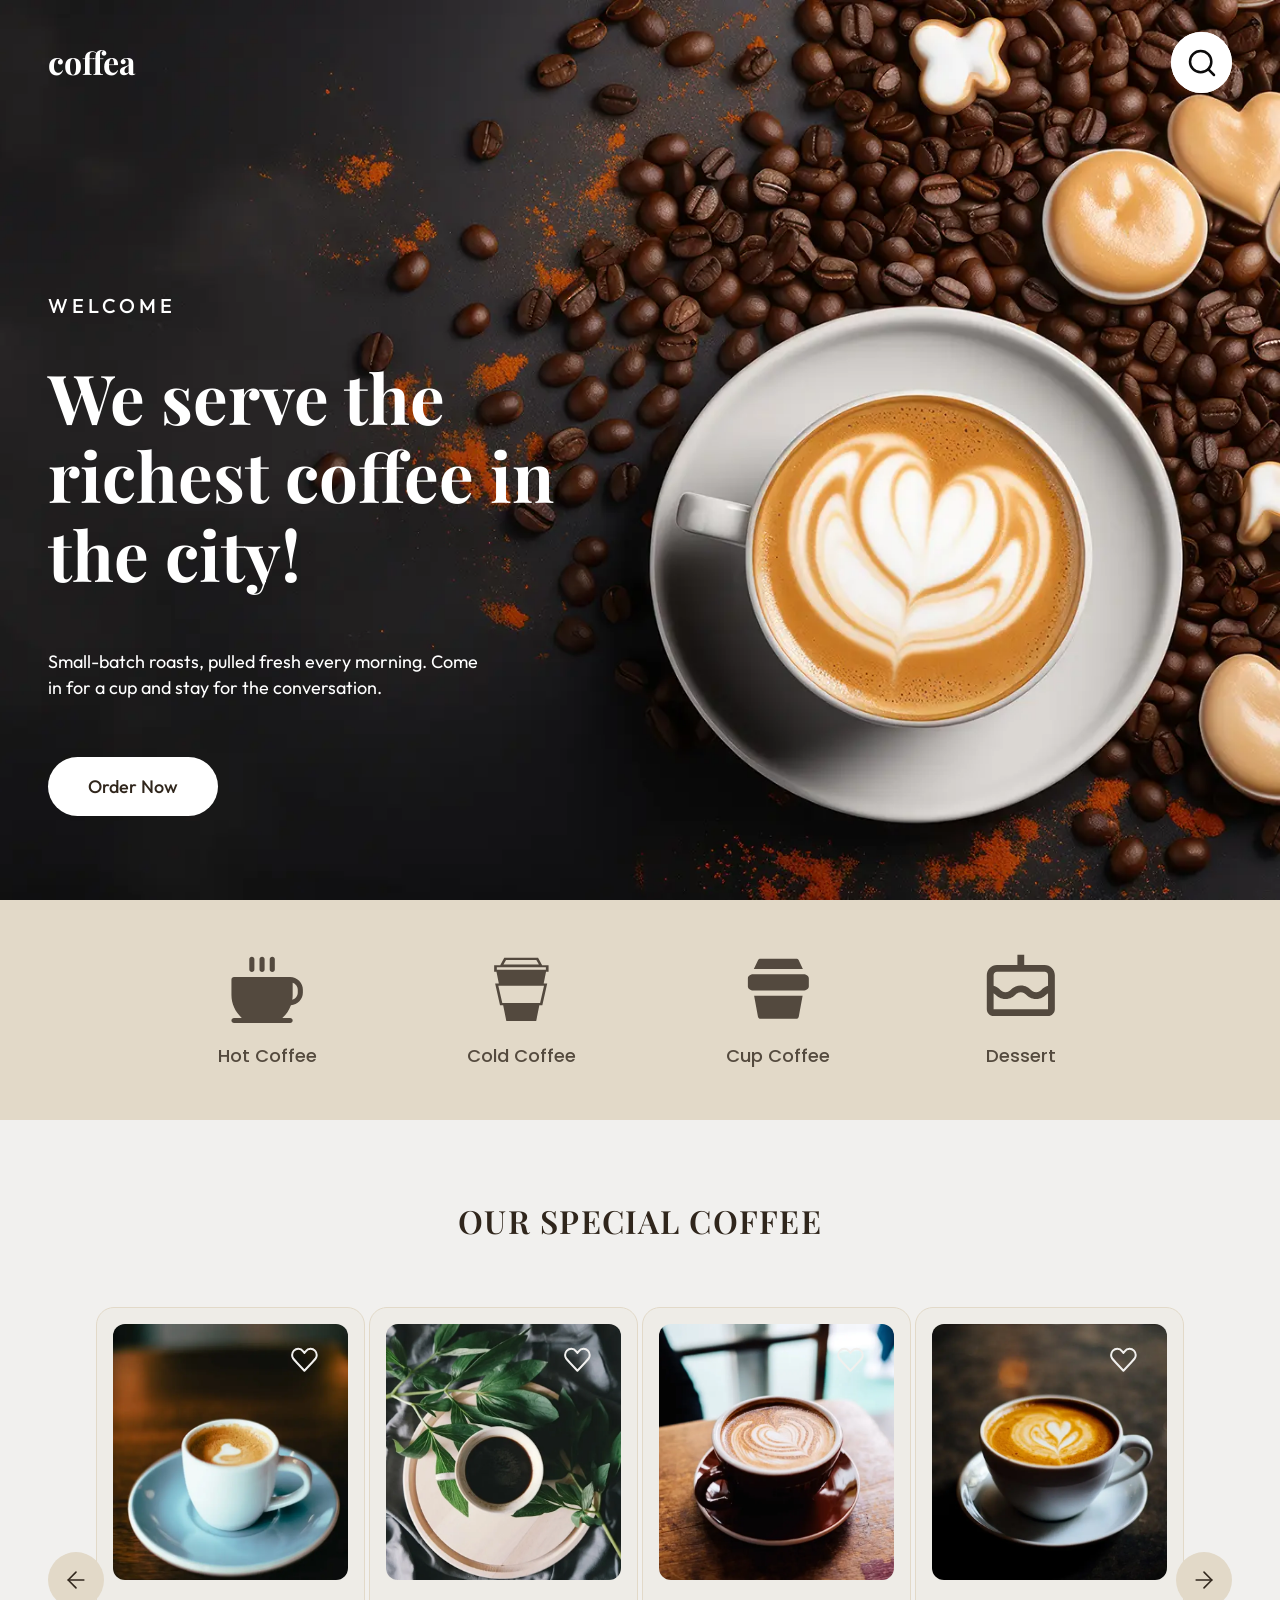
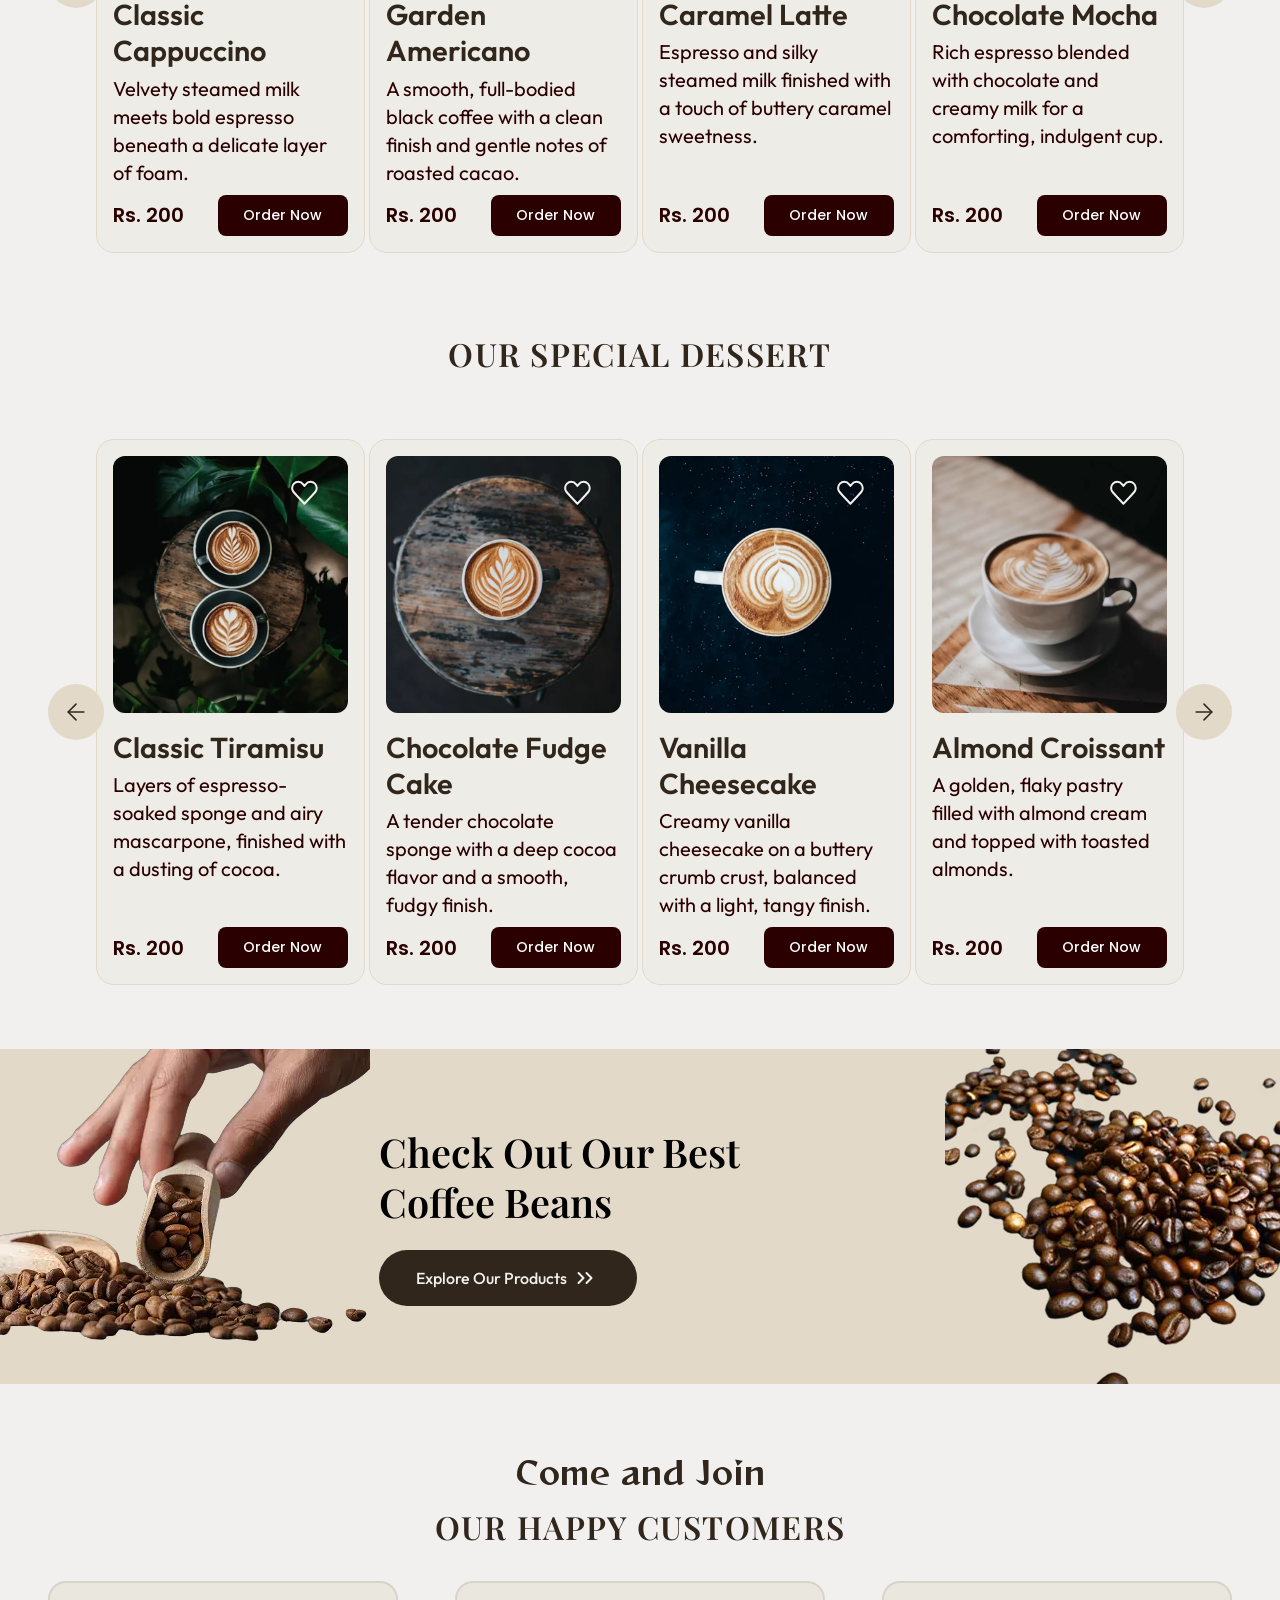
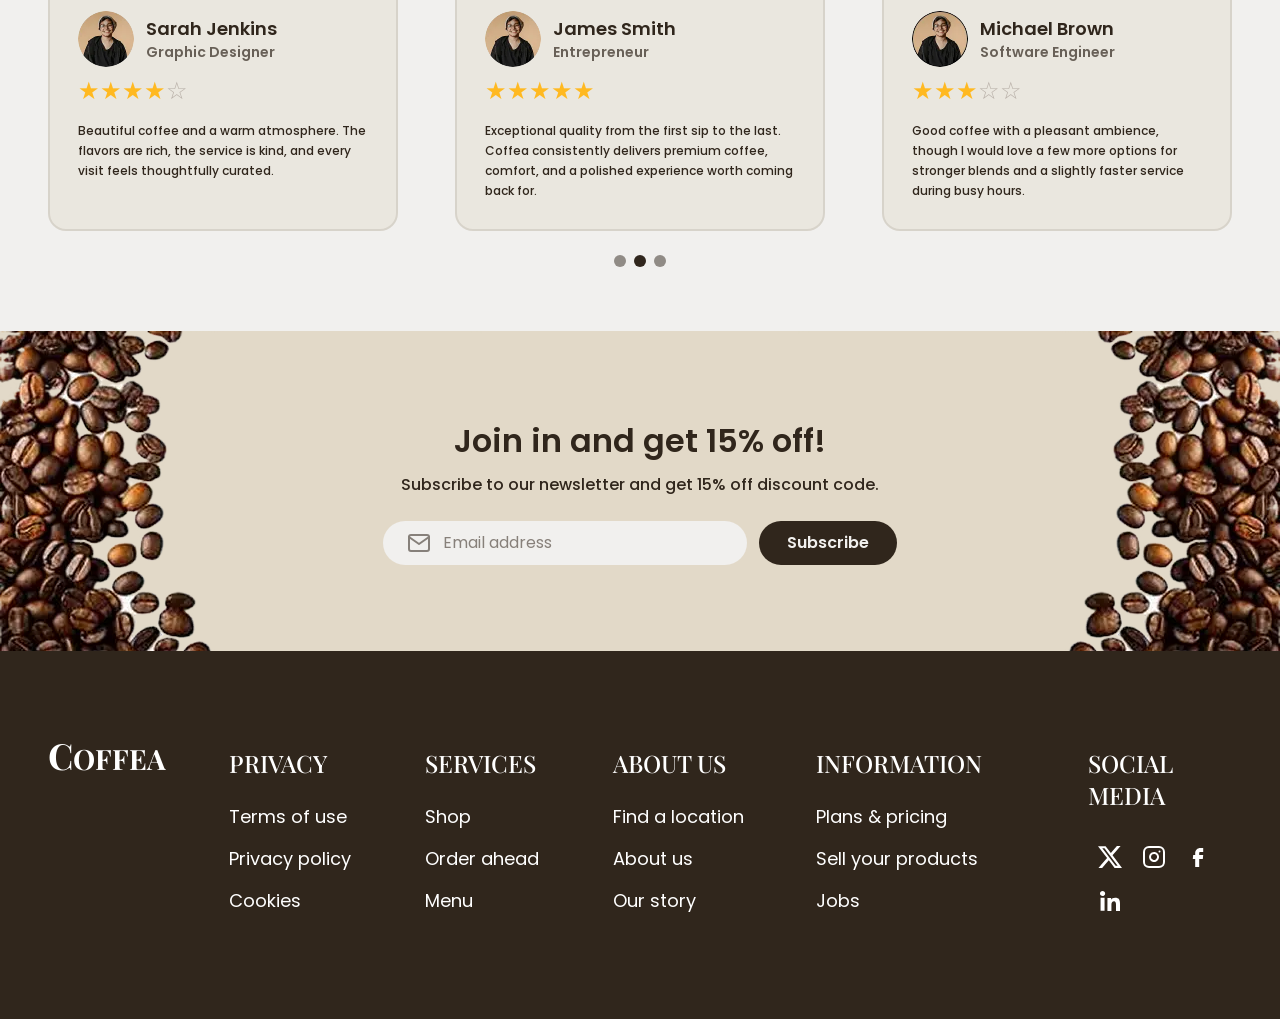
<file: index.html>
<!DOCTYPE html>
<html lang="en">

<head>
    <meta charset="utf-8">
    <meta name="viewport" content="width=device-width, initial-scale=1">
    <title>Coffea | Freshly roasted coffee and desserts</title>
    <meta name="description"
        content="Coffea is a coffee shop serving freshly roasted espresso, cold brews and desserts. Order online or visit us.">
    <meta property="og:title" content="Coffea | Coffee shop">
    <meta property="og:description" content="Freshly roasted coffee and desserts, made in small batches.">
    <meta property="og:type" content="website">
    <link rel="icon" href="assets/icons/star.svg" type="image/svg+xml">
    <link rel="preconnect" href="https://fonts.googleapis.com">
    <link rel="preconnect" href="https://fonts.gstatic.com" crossorigin>
    <link rel="stylesheet"
        href="https://fonts.googleapis.com/css2?family=Outfit:wght@400;500;600&amp;family=Playfair+Display:wght@500;600;700&amp;family=Poppins:wght@400;500;600&amp;family=Reggae+One&amp;display=swap">
    <link rel="stylesheet" href="css/main.css">
</head>

<body>
    <a class="skip-link" href="#main">Skip to content</a>
    <header class="header">
        <div class="container header__inner">
            <a class="header__logo" href="/">coffea</a>
            <button class="header__search" type="button" aria-label="Buscar"><img src="assets/icons/search.svg" alt=""
                    width="61" height="61"></button>
            <details class="header__menu">
                <summary class="header__toggle"><span class="visually-hidden">Menu</span></summary>
                <nav aria-label="Principal">
                    <ul class="header__list">
                        <li><a class="header__link" href="#">home</a></li>
                        <li><a class="header__link" href="#">coffee</a></li>
                        <li><a class="header__link" href="#">bakery</a></li>
                        <li><a class="header__link" href="#">shop</a></li>
                        <li><a class="header__link" href="#">about</a></li>
                        <li><a class="header__link header__link--login" href="#">login</a></li>
                    </ul>
                </nav>
            </details>
        </div>
    </header>
    <main id="main">
        <section class="hero" aria-labelledby="hero-title">
            <img class="hero__bg" src="assets/img/hero.webp" alt="" width="1920" height="1000" fetchpriority="high"
                decoding="async">
            <div class="container">
                <div class="hero__content">
                    <p class="hero__eyebrow">Welcome</p>
                    <h1 class="hero__title" id="hero-title">We serve the richest coffee in the city!</h1>
                    <p class="hero__text">Small-batch roasts, pulled fresh every morning. Come in for a cup and stay for
                        the conversation.</p>
                    <a class="hero__cta" href="#coffee-title">Order Now</a>
                </div>
            </div>
        </section>
        <section class="categories" aria-label="Categorías">
            <div class="container">
                <ul class="categories__list">
                    <li><a class="categories__link" href="#coffee-title"><svg class="categories__icon"
                                viewBox="0 0 83 83" fill="currentColor" aria-hidden="true">
                                <path
                                    d="M64.6557 29.3609H8.06055C7.37827 29.3609 6.72395 29.632 6.24151 30.1144C5.75907 30.5969 5.48804 31.2512 5.48804 31.9335V47.3685C5.49573 51.7482 6.43234 56.0764 8.23605 60.0673C10.0398 64.0583 12.6695 67.6213 15.9517 70.5211H8.06055C7.37827 70.5211 6.72395 70.7921 6.24151 71.2745C5.75907 71.757 5.48804 72.4113 5.48804 73.0936C5.48804 73.7759 5.75907 74.4302 6.24151 74.9126C6.72395 75.3951 7.37827 75.6661 8.06055 75.6661H64.6557C65.338 75.6661 65.9923 75.3951 66.4748 74.9126C66.9572 74.4302 67.2282 73.7759 67.2282 73.0936C67.2282 72.4113 66.9572 71.757 66.4748 71.2745C65.9923 70.7921 65.338 70.5211 64.6557 70.5211H56.7646C60.7043 67.0291 63.6919 62.5931 65.4468 57.6296C68.7142 57.4283 71.7819 55.9887 74.0248 53.6042C76.2678 51.2196 77.5171 48.0696 77.5183 44.796V42.2235C77.5183 38.8121 76.1631 35.5405 73.7509 33.1283C71.3387 30.7161 68.0671 29.3609 64.6557 29.3609ZM72.3732 44.796C72.3721 46.4603 71.8329 48.0797 70.8362 49.4126C69.8394 50.7455 68.4385 51.7204 66.8424 52.192C67.097 50.5967 67.226 48.9839 67.2282 47.3685V34.9497C68.7325 35.4816 70.035 36.4666 70.9564 37.7692C71.8778 39.0718 72.3728 40.628 72.3732 42.2235V44.796ZM33.7856 21.6434V11.3534C33.7856 10.6711 34.0567 10.0168 34.5391 9.53435C35.0215 9.05191 35.6759 8.78088 36.3581 8.78088C37.0404 8.78088 37.6947 9.05191 38.1772 9.53435C38.6596 10.0168 38.9306 10.6711 38.9306 11.3534V21.6434C38.9306 22.3257 38.6596 22.98 38.1772 23.4625C37.6947 23.9449 37.0404 24.2159 36.3581 24.2159C35.6759 24.2159 35.0215 23.9449 34.5391 23.4625C34.0567 22.98 33.7856 22.3257 33.7856 21.6434ZM44.0757 21.6434V11.3534C44.0757 10.6711 44.3467 10.0168 44.8291 9.53435C45.3116 9.05191 45.9659 8.78088 46.6482 8.78088C47.3304 8.78088 47.9848 9.05191 48.4672 9.53435C48.9496 10.0168 49.2207 10.6711 49.2207 11.3534V21.6434C49.2207 22.3257 48.9496 22.98 48.4672 23.4625C47.9848 23.9449 47.3304 24.2159 46.6482 24.2159C45.9659 24.2159 45.3116 23.9449 44.8291 23.4625C44.3467 22.98 44.0757 22.3257 44.0757 21.6434ZM23.4956 21.6434V11.3534C23.4956 10.6711 23.7666 10.0168 24.2491 9.53435C24.7315 9.05191 25.3858 8.78088 26.0681 8.78088C26.7504 8.78088 27.4047 9.05191 27.8871 9.53435C28.3696 10.0168 28.6406 10.6711 28.6406 11.3534V21.6434C28.6406 22.3257 28.3696 22.98 27.8871 23.4625C27.4047 23.9449 26.7504 24.2159 26.0681 24.2159C25.3858 24.2159 24.7315 23.9449 24.2491 23.4625C23.7666 22.98 23.4956 22.3257 23.4956 21.6434Z" />
                            </svg>Hot Coffee</a></li>
                    <li><a class="categories__link" href="#coffee-title"><svg class="categories__icon"
                                viewBox="0 0 83 83" fill="currentColor" aria-hidden="true">
                                <path
                                    d="M24.4686 9.88041L20.3669 17.3106H14.2689V23.9928H16.6022L18.9913 35.8791H15.2594L20.1947 57.7082L23.359 57.6784L26.541 73.5394H56.6666L56.8769 72.4831L59.8461 57.6764L62.8559 57.7062L67.7784 35.8772H64.2138L66.5877 23.9908H69.149V17.3086H62.6709L58.554 9.87842L24.4686 9.88041ZM26.2522 12.015H56.7983L59.3951 16.7397H23.6351L26.2522 12.015ZM16.9645 19.4352H66.4306V21.8781H16.9645V19.4352ZM18.4947 38.0018H64.5609L60.5884 55.5538L41.4961 55.3966L22.4672 55.5538L18.4947 38.0018Z" />
                            </svg>Cold Coffee</a></li>
                    <li><a class="categories__link" href="#coffee-title"><svg class="categories__icon"
                                viewBox="0 0 83 83" fill="currentColor" aria-hidden="true">
                                <path fill-rule="evenodd" clip-rule="evenodd"
                                    d="M23.6914 10.7549C23.1773 10.755 22.6751 10.8843 22.2494 11.1261C21.8237 11.3679 21.494 11.7111 21.3027 12.1116L16.9785 21.1851H66.4394L62.1152 12.1116C61.924 11.7111 61.5943 11.3679 61.1686 11.1261C60.7428 10.8843 60.2406 10.755 59.7266 10.7549H23.6914ZM21.1483 69.413L17.2668 48.2501H66.1511L62.2696 69.413C62.1762 69.923 61.8684 70.388 61.402 70.724C60.9356 71.06 60.3413 71.2448 59.7266 71.245H23.6914C23.0767 71.2448 22.4824 71.06 22.0159 70.724C21.5495 70.388 21.2417 69.923 21.1483 69.413ZM16.5667 26.5817H66.8564C69.9451 26.5817 72.4419 28.405 72.4419 30.6518V38.7834C72.4419 41.0302 69.94 42.8449 66.8564 42.8449H16.5615C13.4728 42.8449 10.9761 41.0302 10.9761 38.7834V30.6518C10.9761 28.405 13.4831 26.5817 16.5667 26.5817Z" />
                            </svg>Cup Coffee</a></li>
                    <li><a class="categories__link" href="#coffee-title"><svg class="categories__icon"
                                viewBox="0 0 83 83" fill="currentColor" aria-hidden="true">
                                <path
                                    d="M65.1702 17.15H44.5901V6.85999H37.7301V17.15H17.15C11.4768 17.15 6.85999 21.7668 6.85999 27.4401V61.7402C6.85999 65.5235 9.93671 68.6002 13.72 68.6002H68.6002C72.3835 68.6002 75.4602 65.5235 75.4602 61.7402V27.4401C75.4602 21.7668 70.8434 17.15 65.1702 17.15ZM17.15 24.01H65.1702C66.0799 24.01 66.9523 24.3714 67.5956 25.0147C68.2388 25.6579 68.6002 26.5304 68.6002 27.4401L68.6036 38.1417C65.5303 38.9237 63.5649 40.6593 62.0317 42.0245C60.2927 43.568 59.1436 44.5901 56.5849 44.5901C54.0295 44.5901 52.8804 43.568 51.1414 42.0279C49.1006 40.2134 46.3085 37.7301 41.1429 37.7301C35.9808 37.7301 33.1888 40.2134 31.1479 42.0279C29.4089 43.5714 28.2633 44.5901 25.7079 44.5901C23.1594 44.5901 22.0138 43.5714 20.2816 42.0279C18.7484 40.6627 16.7899 38.9237 13.72 38.1417V27.4401C13.72 26.5304 14.0814 25.6579 14.7246 25.0147C15.3679 24.3714 16.2403 24.01 17.15 24.01ZM13.72 61.7402V45.5711C14.3751 45.993 15.0028 46.5109 15.7197 47.1523C17.7606 48.9668 20.5492 51.4501 25.7079 51.4501C30.8666 51.4501 33.6621 48.9668 35.7029 47.1523C37.442 45.6088 38.5876 44.5901 41.1429 44.5901C43.6983 44.5901 44.8474 45.6122 46.5864 47.1523C48.6272 48.9668 51.4193 51.4501 56.5849 51.4501C61.7505 51.4501 64.5459 48.9668 66.5868 47.1523C67.3105 46.5075 67.9416 45.9861 68.6036 45.5608L68.607 61.7402H13.72Z" />
                            </svg>Dessert</a></li>
                </ul>
            </div>
        </section>
        <section class="products" aria-labelledby="coffee-title">
            <h2 class="section-title" id="coffee-title">Our Special Coffee</h2>
            <div class="carousel">
                <ul class="carousel__track" tabindex="0" aria-label="Our Special Coffee">
                    <li class="carousel__item" id="coffee-1">
                        <div class="carousel__controls">
                            <a class="carousel__arrow carousel__arrow--prev" href="#coffee-4"
                                aria-label="Previous coffee product"><img src="assets/icons/arrow.svg" alt="" width="71"
                                    height="71"></a>
                            <a class="carousel__arrow carousel__arrow--next" href="#coffee-2"
                                aria-label="Next coffee product"><img src="assets/icons/arrow.svg" alt="" width="71"
                                    height="71"></a>
                        </div>
                        <article class="product-card">
                            <div class="product-card__media"><img class="product-card__img"
                                    src="assets/img/coffee-1.webp" alt="Cappuccino" width="334" height="364"
                                    loading="lazy" decoding="async">
                                <div class="product-card__fav"><input class="product-card__fav-input" type="checkbox"
                                        id="fav-coffee-1"><label class="product-card__fav-label"
                                        for="fav-coffee-1"><span class="visually-hidden">Add Cappuccino to
                                            favorites</span></label></div>
                            </div>
                            <div class="product-card__body">
                                <div class="product-card__text">
                                    <h3 class="product-card__title">Classic Cappuccino</h3>
                                    <p class="product-card__desc">Velvety steamed milk meets bold espresso beneath a
                                        delicate layer of foam.</p>
                                </div>
                                <div class="product-card__buy"><data class="product-card__price" value="200">Rs.
                                        200</data><button class="product-card__btn" type="button">Order Now</button>
                                </div>
                            </div>
                        </article>
                    </li>
                    <li class="carousel__item" id="coffee-2">
                        <div class="carousel__controls">
                            <a class="carousel__arrow carousel__arrow--prev" href="#coffee-1"
                                aria-label="Previous coffee product"><img src="assets/icons/arrow.svg" alt="" width="71"
                                    height="71"></a>
                            <a class="carousel__arrow carousel__arrow--next" href="#coffee-3"
                                aria-label="Next coffee product"><img src="assets/icons/arrow.svg" alt="" width="71"
                                    height="71"></a>
                        </div>
                        <article class="product-card">
                            <div class="product-card__media"><img class="product-card__img"
                                    src="assets/img/coffee-2.webp" alt="Garden Americano" width="334" height="364"
                                    loading="lazy" decoding="async">
                                <div class="product-card__fav"><input class="product-card__fav-input" type="checkbox"
                                        id="fav-coffee-2"><label class="product-card__fav-label"
                                        for="fav-coffee-2"><span class="visually-hidden">Add Black Americano to
                                            favorites</span></label></div>
                            </div>
                            <div class="product-card__body">
                                <div class="product-card__text">
                                    <h3 class="product-card__title">Garden Americano</h3>
                                    <p class="product-card__desc">A smooth, full-bodied black coffee with a clean finish
                                        and gentle notes of roasted cacao.</p>
                                </div>
                                <div class="product-card__buy"><data class="product-card__price" value="200">Rs.
                                        200</data><button class="product-card__btn" type="button">Order Now</button>
                                </div>
                            </div>
                        </article>
                    </li>
                    <li class="carousel__item" id="coffee-3">
                        <div class="carousel__controls">
                            <a class="carousel__arrow carousel__arrow--prev" href="#coffee-2"
                                aria-label="Previous coffee product"><img src="assets/icons/arrow.svg" alt="" width="71"
                                    height="71"></a>
                            <a class="carousel__arrow carousel__arrow--next" href="#coffee-4"
                                aria-label="Next coffee product"><img src="assets/icons/arrow.svg" alt="" width="71"
                                    height="71"></a>
                        </div>
                        <article class="product-card">
                            <div class="product-card__media"><img class="product-card__img"
                                    src="assets/img/coffee-3.webp" alt="Latte" width="334" height="364" loading="lazy"
                                    decoding="async">
                                <div class="product-card__fav"><input class="product-card__fav-input" type="checkbox"
                                        id="fav-coffee-3"><label class="product-card__fav-label"
                                        for="fav-coffee-3"><span class="visually-hidden">Add Caramel Latte to
                                            favorites</span></label></div>
                            </div>
                            <div class="product-card__body">
                                <div class="product-card__text">
                                    <h3 class="product-card__title">Caramel Latte</h3>
                                    <p class="product-card__desc">Espresso and silky steamed milk finished with a touch
                                        of buttery caramel sweetness.</p>
                                </div>
                                <div class="product-card__buy"><data class="product-card__price" value="200">Rs.
                                        200</data><button class="product-card__btn" type="button">Order Now</button>
                                </div>
                            </div>
                        </article>
                    </li>
                    <li class="carousel__item" id="coffee-4">
                        <div class="carousel__controls">
                            <a class="carousel__arrow carousel__arrow--prev" href="#coffee-3"
                                aria-label="Previous coffee product"><img src="assets/icons/arrow.svg" alt="" width="71"
                                    height="71"></a>
                            <a class="carousel__arrow carousel__arrow--next" href="#coffee-1"
                                aria-label="Next coffee product"><img src="assets/icons/arrow.svg" alt="" width="71"
                                    height="71"></a>
                        </div>
                        <article class="product-card">
                            <div class="product-card__media"><img class="product-card__img"
                                    src="assets/img/coffee-4.webp" alt="Mocha" width="334" height="364" loading="lazy"
                                    decoding="async">
                                <div class="product-card__fav"><input class="product-card__fav-input" type="checkbox"
                                        id="fav-coffee-4"><label class="product-card__fav-label"
                                        for="fav-coffee-4"><span class="visually-hidden">Add Chocolate Mocha to
                                            favorites</span></label></div>
                            </div>
                            <div class="product-card__body">
                                <div class="product-card__text">
                                    <h3 class="product-card__title">Chocolate Mocha</h3>
                                    <p class="product-card__desc">Rich espresso blended with chocolate and creamy milk
                                        for a comforting, indulgent cup.</p>
                                </div>
                                <div class="product-card__buy"><data class="product-card__price" value="200">Rs.
                                        200</data><button class="product-card__btn" type="button">Order Now</button>
                                </div>
                            </div>
                        </article>
                    </li>
                </ul>
                <button class="carousel__side-arrow carousel__side-arrow--prev" type="button"
                    aria-label="Left decorative arrow"><img src="assets/icons/arrow.svg" alt="" width="71"
                        height="71"></button>
                <button class="carousel__side-arrow carousel__side-arrow--next" type="button"
                    aria-label="Right decorative arrow"><img src="assets/icons/arrow.svg" alt="" width="71"
                        height="71"></button>
            </div>
        </section>
        <section class="products" aria-labelledby="dessert-title">
            <h2 class="section-title" id="dessert-title">Our Special Dessert</h2>
            <div class="carousel">
                <ul class="carousel__track" tabindex="0" aria-label="Our Special Dessert">
                    <li class="carousel__item" id="dessert-1">
                        <div class="carousel__controls">
                            <a class="carousel__arrow carousel__arrow--prev" href="#dessert-4"
                                aria-label="Previous dessert product"><img src="assets/icons/arrow.svg" alt=""
                                    width="71" height="71"></a>
                            <a class="carousel__arrow carousel__arrow--next" href="#dessert-2"
                                aria-label="Next dessert product"><img src="assets/icons/arrow.svg" alt="" width="71"
                                    height="71"></a>
                        </div>
                        <article class="product-card">
                            <div class="product-card__media"><img class="product-card__img"
                                    src="assets/img/dessert-1.webp" alt="Tiramisu" width="334" height="364"
                                    loading="lazy" decoding="async">
                                <div class="product-card__fav"><input class="product-card__fav-input" type="checkbox"
                                        id="fav-dessert-1"><label class="product-card__fav-label"
                                        for="fav-dessert-1"><span class="visually-hidden">Add Tiramisu to
                                            favorites</span></label></div>
                            </div>
                            <div class="product-card__body">
                                <div class="product-card__text">
                                    <h3 class="product-card__title">Classic Tiramisu</h3>
                                    <p class="product-card__desc">Layers of espresso-soaked sponge and airy mascarpone,
                                        finished with a dusting of cocoa.</p>
                                </div>
                                <div class="product-card__buy"><data class="product-card__price" value="200">Rs.
                                        200</data><button class="product-card__btn" type="button">Order Now</button>
                                </div>
                            </div>
                        </article>
                    </li>
                    <li class="carousel__item" id="dessert-2">
                        <div class="carousel__controls">
                            <a class="carousel__arrow carousel__arrow--prev" href="#dessert-1"
                                aria-label="Previous dessert product"><img src="assets/icons/arrow.svg" alt=""
                                    width="71" height="71"></a>
                            <a class="carousel__arrow carousel__arrow--next" href="#dessert-3"
                                aria-label="Next dessert product"><img src="assets/icons/arrow.svg" alt="" width="71"
                                    height="71"></a>
                        </div>
                        <article class="product-card">
                            <div class="product-card__media"><img class="product-card__img"
                                    src="assets/img/dessert-2.webp" alt="Chocolate cake" width="334" height="364"
                                    loading="lazy" decoding="async">
                                <div class="product-card__fav"><input class="product-card__fav-input" type="checkbox"
                                        id="fav-dessert-2"><label class="product-card__fav-label"
                                        for="fav-dessert-2"><span class="visually-hidden">Add Chocolate Fudge Cake to
                                            favorites</span></label></div>
                            </div>
                            <div class="product-card__body">
                                <div class="product-card__text">
                                    <h3 class="product-card__title">Chocolate Fudge Cake</h3>
                                    <p class="product-card__desc">A tender chocolate sponge with a deep cocoa flavor
                                        and a smooth, fudgy finish.</p>
                                </div>
                                <div class="product-card__buy"><data class="product-card__price" value="200">Rs.
                                        200</data><button class="product-card__btn" type="button">Order Now</button>
                                </div>
                            </div>
                        </article>
                    </li>
                    <li class="carousel__item" id="dessert-3">
                        <div class="carousel__controls">
                            <a class="carousel__arrow carousel__arrow--prev" href="#dessert-2"
                                aria-label="Previous dessert product"><img src="assets/icons/arrow.svg" alt=""
                                    width="71" height="71"></a>
                            <a class="carousel__arrow carousel__arrow--next" href="#dessert-4"
                                aria-label="Next dessert product"><img src="assets/icons/arrow.svg" alt="" width="71"
                                    height="71"></a>
                        </div>
                        <article class="product-card">
                            <div class="product-card__media"><img class="product-card__img"
                                    src="assets/img/dessert-3.webp" alt="Cheesecake" width="334" height="364"
                                    loading="lazy" decoding="async">
                                <div class="product-card__fav"><input class="product-card__fav-input" type="checkbox"
                                        id="fav-dessert-3"><label class="product-card__fav-label"
                                        for="fav-dessert-3"><span class="visually-hidden">Add Vanilla Cheesecake to
                                            favorites</span></label></div>
                            </div>
                            <div class="product-card__body">
                                <div class="product-card__text">
                                    <h3 class="product-card__title">Vanilla Cheesecake</h3>
                                    <p class="product-card__desc">Creamy vanilla cheesecake on a buttery crumb crust,
                                        balanced with a light, tangy finish.</p>
                                </div>
                                <div class="product-card__buy"><data class="product-card__price" value="200">Rs.
                                        200</data><button class="product-card__btn" type="button">Order Now</button>
                                </div>
                            </div>
                        </article>
                    </li>
                    <li class="carousel__item" id="dessert-4">
                        <div class="carousel__controls">
                            <a class="carousel__arrow carousel__arrow--prev" href="#dessert-3"
                                aria-label="Previous dessert product"><img src="assets/icons/arrow.svg" alt=""
                                    width="71" height="71"></a>
                            <a class="carousel__arrow carousel__arrow--next" href="#dessert-1"
                                aria-label="Next dessert product"><img src="assets/icons/arrow.svg" alt="" width="71"
                                    height="71"></a>
                        </div>
                        <article class="product-card">
                            <div class="product-card__media"><img class="product-card__img"
                                    src="assets/img/dessert-4.webp" alt="Croissant" width="334" height="364"
                                    loading="lazy" decoding="async">
                                <div class="product-card__fav"><input class="product-card__fav-input" type="checkbox"
                                        id="fav-dessert-4"><label class="product-card__fav-label"
                                        for="fav-dessert-4"><span class="visually-hidden">Almond Croissant to
                                            favorites</span></label></div>
                            </div>
                            <div class="product-card__body">
                                <div class="product-card__text">
                                    <h3 class="product-card__title">Almond Croissant</h3>
                                    <p class="product-card__desc">A golden, flaky pastry filled with almond cream and
                                        topped with toasted almonds.</p>
                                </div>
                                <div class="product-card__buy"><data class="product-card__price" value="200">Rs.
                                        200</data><button class="product-card__btn" type="button">Order Now</button>
                                </div>
                            </div>
                        </article>
                    </li>
                </ul>
                <button class="carousel__side-arrow carousel__side-arrow--prev" type="button"
                    aria-label="Left decorative arrow"><img src="assets/icons/arrow.svg" alt="" width="71"
                        height="71"></button>
                <button class="carousel__side-arrow carousel__side-arrow--next" type="button"
                    aria-label="Right decorative arrow"><img src="assets/icons/arrow.svg" alt="" width="71"
                        height="71"></button>
            </div>
        </section>
        <section class="promo" aria-labelledby="promo-title">
            <img class="promo__img promo__img--hand" src="assets/img/promo-hand.webp" alt="" width="520" height="335"
                loading="lazy" decoding="async">
            <img class="promo__img promo__img--beans" src="assets/img/promo-beans.webp" alt="" width="503" height="335"
                loading="lazy" decoding="async">
            <div class="promo__content">
                <h2 class="promo__title" id="promo-title">Check Out Our Best Coffee Beans</h2>
                <a class="promo__btn" href="#">Explore Our Products <span class="promo__chevrons"
                        aria-hidden="true"><img src="assets/icons/chevron.svg" alt="" width="20" height="20"><img
                            src="assets/icons/chevron.svg" alt="" width="20" height="20"></span></a>
            </div>
        </section>
        <section class="testimonials" aria-labelledby="testimonials-title">
            <div class="testimonials__head">
                <p class="testimonials__kicker">Come and Join</p>
                <h2 class="section-title" id="testimonials-title">Our Happy Customers</h2>
            </div>
            <ul class="testimonials__list">
                <li class="testimonials__item" id="t-1">
                    <figure class="testimonial-card">
                        <figcaption class="testimonial-card__head"><img class="testimonial-card__avatar"
                                src="assets/img/avatar-1.webp" alt="" width="56" height="56" loading="lazy"
                                decoding="async"><span class="testimonial-card__who"><span
                                    class="testimonial-card__name">Sarah Jenkins</span><span
                                    class="testimonial-card__role">Graphic Designer</span></span><span
                                class="testimonial-card__rating" role="img" aria-label="4 de 5 estrellas"><span
                                    class="testimonial-card__rating-fill">★★★★</span><span
                                    class="testimonial-card__rating-empty">☆</span></span>
                        </figcaption>
                        <blockquote class="testimonial-card__text">
                            <p>Beautiful coffee and a warm atmosphere. The flavors are rich, the service is kind, and
                                every
                                visit feels thoughtfully curated.</p>
                        </blockquote>
                    </figure>
                </li>
                <li class="testimonials__item" id="t-2">
                    <figure class="testimonial-card testimonial-card--featured">
                        <figcaption class="testimonial-card__head"><img class="testimonial-card__avatar"
                                src="assets/img/avatar-2.webp" alt="" width="56" height="56" loading="lazy"
                                decoding="async"><span class="testimonial-card__who"><span
                                    class="testimonial-card__name">James Smith</span><span
                                    class="testimonial-card__role">Entrepreneur</span></span><span
                                class="testimonial-card__rating" role="img" aria-label="5 de 5 estrellas"><span
                                    class="testimonial-card__rating-fill">★★★★★</span></span>
                        </figcaption>
                        <blockquote class="testimonial-card__text">
                            <p>Exceptional quality from the first sip to the last. Coffea consistently delivers premium
                                coffee,
                                comfort, and a polished experience worth coming back for.</p>
                        </blockquote>
                    </figure>
                </li>
                <li class="testimonials__item" id="t-3">
                    <figure class="testimonial-card">
                        <figcaption class="testimonial-card__head"><img class="testimonial-card__avatar"
                                src="assets/img/avatar-3.webp" alt="" width="56" height="56" loading="lazy"
                                decoding="async"><span class="testimonial-card__who"><span
                                    class="testimonial-card__name">Michael Brown</span><span
                                    class="testimonial-card__role">Software Engineer</span></span><span
                                class="testimonial-card__rating" role="img" aria-label="3 de 5 estrellas"><span
                                    class="testimonial-card__rating-fill">★★★</span><span
                                    class="testimonial-card__rating-empty">☆☆</span></span>
                        </figcaption>
                        <blockquote class="testimonial-card__text">
                            <p>Good coffee with a pleasant ambience, though I would love a few more options for stronger
                                blends and a
                                slightly faster service during busy hours.</p>
                        </blockquote>
                    </figure>
                </li>
            </ul>
            <nav class="testimonials__pager" aria-label="Testimonials">
                <a class="testimonials__dot" href="#t-1" aria-label="Testimonial 1"></a>
                <a class="testimonials__dot testimonials__dot--active" href="#t-2" aria-label="Testimonial 2"></a>
                <a class="testimonials__dot" href="#t-3" aria-label="Testimonial 3"></a>
            </nav>
        </section>
        <section class="newsletter" aria-labelledby="newsletter-title">
            <img class="newsletter__img newsletter__img--left" src="assets/img/newsletter-beans.webp" alt="" width="482"
                height="321" loading="lazy" decoding="async">
            <img class="newsletter__img newsletter__img--right" src="assets/img/newsletter-beans.webp" alt=""
                width="482" height="321" loading="lazy" decoding="async">
            <div class="newsletter__body">
                <h2 class="newsletter__title" id="newsletter-title">Join in and get 15% off!</h2>
                <p class="newsletter__sub">Subscribe to our newsletter and get 15% off discount code.</p>
                <form class="newsletter__form" action="#" method="get">
                    <div class="newsletter__field"><label class="visually-hidden" for="nl-email">Email address</label>
                        <img class="newsletter__icon" src="assets/icons/mail.svg" alt="" width="24" height="24">
                        <input class="newsletter__input" id="nl-email" name="email" type="email" required
                            autocomplete="email" placeholder="Email address">
                    </div>
                    <button class="newsletter__btn" type="submit">Subscribe</button>
                </form>
            </div>
        </section>
    </main>
    <footer class="footer">
        <div class="container footer__grid">
            <a class="footer__logo" href="/">Coffea</a>
            <div>
                <h3 class="footer__title">Privacy</h3>
                <ul class="footer__list">
                    <li><a class="footer__link" href="#">Terms of use</a></li>
                    <li><a class="footer__link" href="#">Privacy policy</a></li>
                    <li><a class="footer__link" href="#">Cookies</a></li>
                </ul>
            </div>
            <div>
                <h3 class="footer__title">Services</h3>
                <ul class="footer__list">
                    <li><a class="footer__link" href="#">Shop</a></li>
                    <li><a class="footer__link" href="#">Order ahead</a></li>
                    <li><a class="footer__link" href="#">Menu</a></li>
                </ul>
            </div>
            <div>
                <h3 class="footer__title">About us</h3>
                <ul class="footer__list">
                    <li><a class="footer__link" href="#">Find a location</a></li>
                    <li><a class="footer__link" href="#">About us</a></li>
                    <li><a class="footer__link" href="#">Our story</a></li>
                </ul>
            </div>
            <div>
                <h3 class="footer__title">Information</h3>
                <ul class="footer__list">
                    <li><a class="footer__link" href="#">Plans &amp; pricing</a></li>
                    <li><a class="footer__link" href="#">Sell your products</a></li>
                    <li><a class="footer__link" href="#">Jobs</a></li>
                </ul>
            </div>
            <div>
                <h3 class="footer__title">Social media</h3>
                <ul class="footer__social">
                    <li><a class="footer__social-link" href="#" aria-label="X (Twitter)"><img
                                src="assets/icons/social-x.svg" alt="" width="24" height="24"></a></li>
                    <li><a class="footer__social-link" href="#" aria-label="Instagram"><img
                                src="assets/icons/social-instagram.svg" alt="" width="24" height="24"></a></li>
                    <li><a class="footer__social-link" href="#" aria-label="Facebook"><img
                                src="assets/icons/social-facebook.svg" alt="" width="24" height="24"></a></li>
                    <li><a class="footer__social-link" href="#" aria-label="LinkedIn"><img
                                src="assets/icons/social-linkedin.svg" alt="" width="24" height="24"></a></li>
                </ul>
            </div>
        </div>
    </footer>
</body>

</html>
</file>
<file: css/main.css>
@import url("tokens.css") layer(tokens);
@import url("base.css") layer(base);
@import url("layout.css") layer(layout);
@import url("components/header.css") layer(components);
@import url("components/hero.css") layer(components);
@import url("components/categories.css") layer(components);
@import url("components/product-card.css") layer(components);
@import url("components/carousel.css") layer(components);
@import url("components/promo.css") layer(components);
@import url("components/testimonial-card.css") layer(components);
@import url("components/newsletter.css") layer(components);
@import url("components/footer.css") layer(components);
@import url("utilities.css") layer(utilities);
</file>
